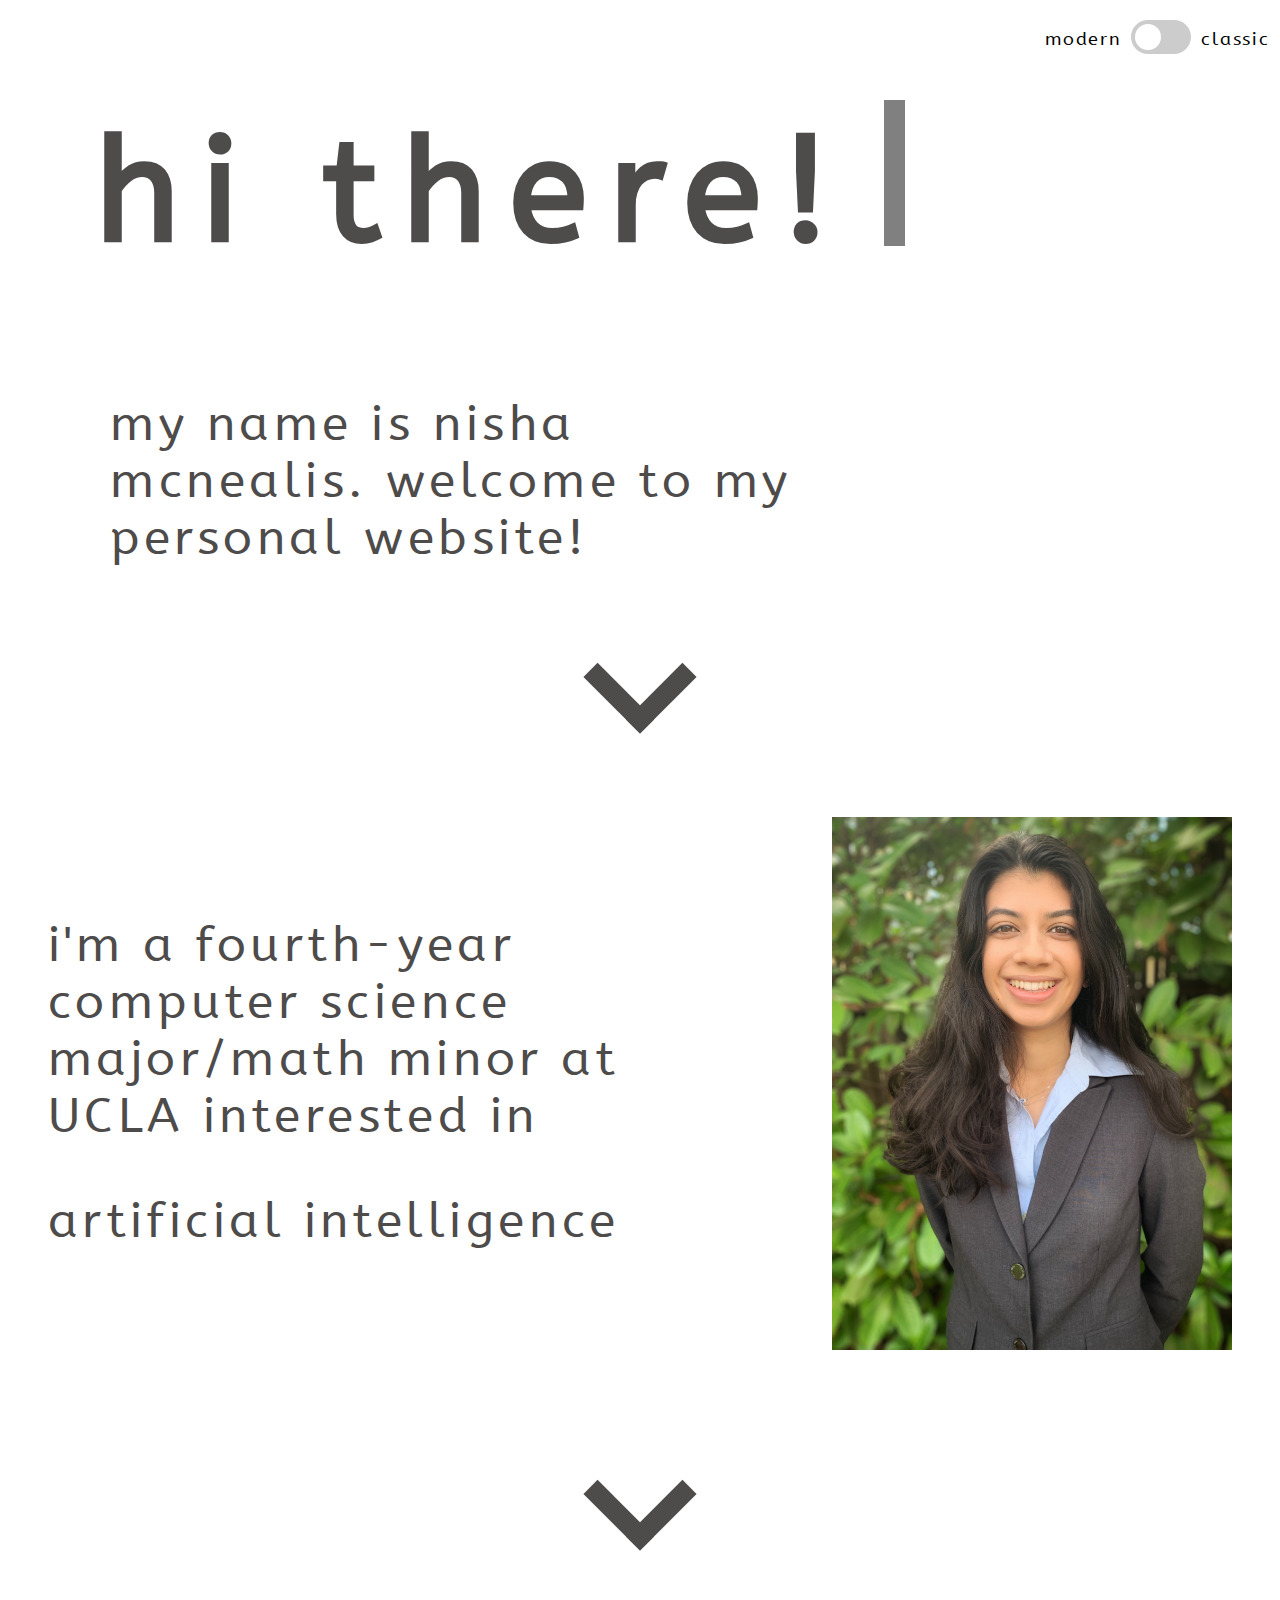
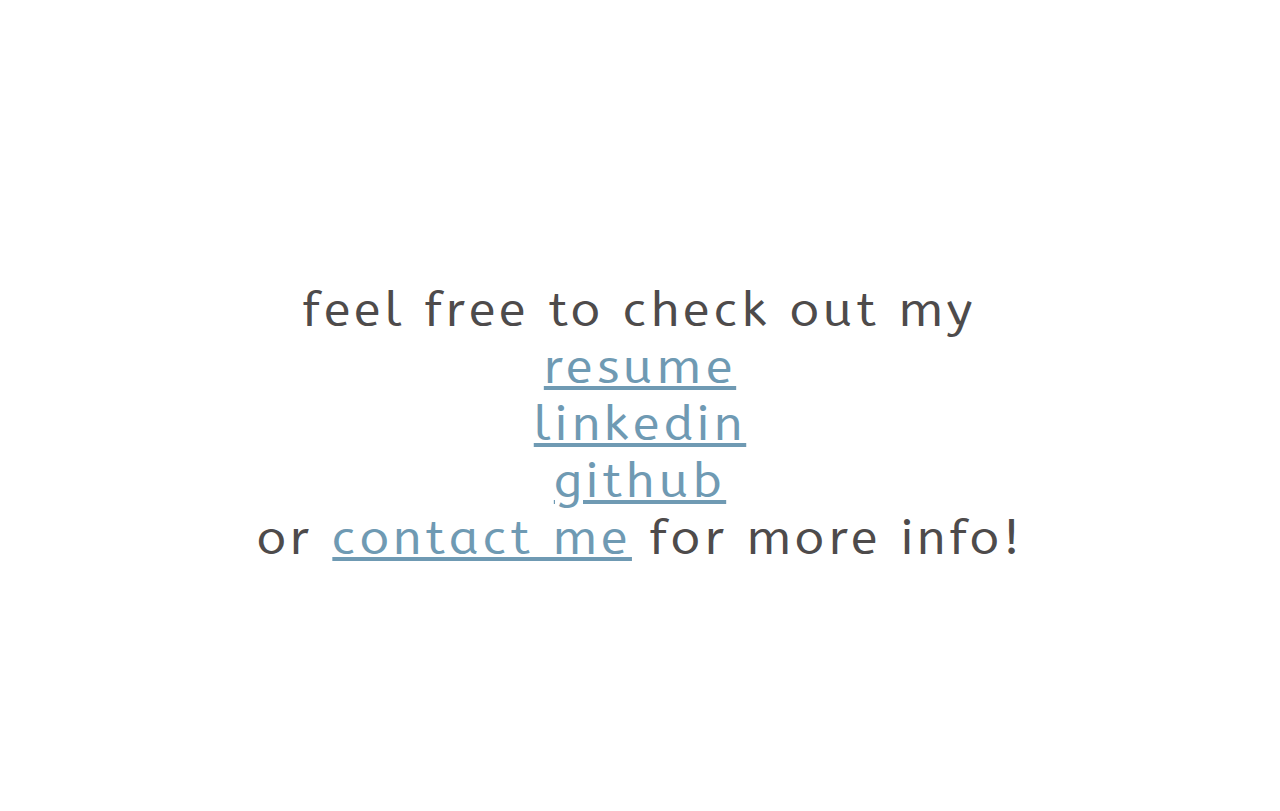
<file: index.html>
<!DOCTYPE html>

  <head>
    <meta charset="utf-8">
    <meta http-equiv="X-UA-Compatible" content="IE=edge">
    <title>Nisha McNealis</title>
    <meta name="description" content="Nisha McNealis' Personal Website">
    <meta name="viewport" content="width=device-width, initial-scale=1">

    <!--Insert OG Markup -->

    <meta property='og:title' content='Nisha McNealis - Personal Website'/>
    <meta property='og:image' content='https://nishamcnealis.github.io/pictures/preview.jpg'/>
    <meta property='og:description' content='Personal Website'/>
    <meta property='og:url' content='https://nishamcnealis.github.io/'/>

    <!-- inject:css -->
    <link rel="stylesheet" href="redesign.css">
    <!-- endinject -->

  </head>
  <body>
        <!-- Rounded switch -->
        <div class = "sliderContainer">
          <p> modern </p>
            <label class="switch">
            <input type="checkbox">
            <span class="slider round" onmouseup="location.href = 'classic.html';"></span>
          </label>
          <p> classic </p>
        </div>

      <header>
          <p class="title" id = "cursor">hi there!</p>
          <p class="subtitle"> my name is nisha mcnealis. welcome to my personal website! </p>
      </header>
      <div class="next-button" onclick = 'window.location="#bio"'></div>

      <div id = "bio" class="bio">
        <div class = "bioElement">
          <p style="margin-top: 100px"> i'm a fourth-year computer science major/math minor at UCLA interested in </p>
          <p id = "textToChange">artificial intelligence</p>
        </div>
        <div class = "bioElement">
          <img class = "biopic" src="pictures/prof.jpg" alt="a picture of me!">
        </div>
      </div>
      <div class="next-button" onclick = 'window.location="#button-container"' style="margin-top: 100px"></div>

      <div id = "button-container">
        <p> feel free to check out my <br>
              <a class="buttons" onclick="showResume()">resume</a><br>
              <a class="buttons" href="https://www.linkedin.com/in/nisha-mcnealis/">linkedin</a> <br>
              <a class="buttons" href="https://github.com/NishaMcNealis">github</a> <br>

            or
              <a class="buttons" href="mailto:nisha.mcnealis@gmail.com">contact me</a>
              for more info!</p>
     </div>

     <div class = "resume" id = 'resume' style="display:none;">
      <embed src="assets/Nisha_McNealis_Resume.pdf" width="90%" height="900" type="application/pdf">
     </div>

    <script type="text/javascript">
    
      function hideCursor() {
          if (document.getElementById('cursor') != null) {
            setTimeout(function() {
              document.getElementById('cursor').style.border = "none";
            }, 3500);
        }
      }
      function showResume() {
        var x = document.getElementById('resume');
        if (x.style.display == "none") {
          x.style.display = "flex";
          window.location="#resume";
        } else {
          x.style.display = "none";
          window.location="#button-container";
        }
      }
      let text = ["natural language processing", "artificial intelligence", "cognitive science",
      "digital humanities", "web development", "deep learning", "scuba diving", "fostering dogs",
      "traveling", "teaching", "machine learning"];
      let counter = 0;

      function change() {
        document.getElementById("textToChange").innerHTML = text[counter];
        counter++;
        if (counter >= text.length) {
          counter = 0;
        }
      }
      setInterval(change, 2000);
      hideCursor();
    </script>
  </body>
</html>
</file>
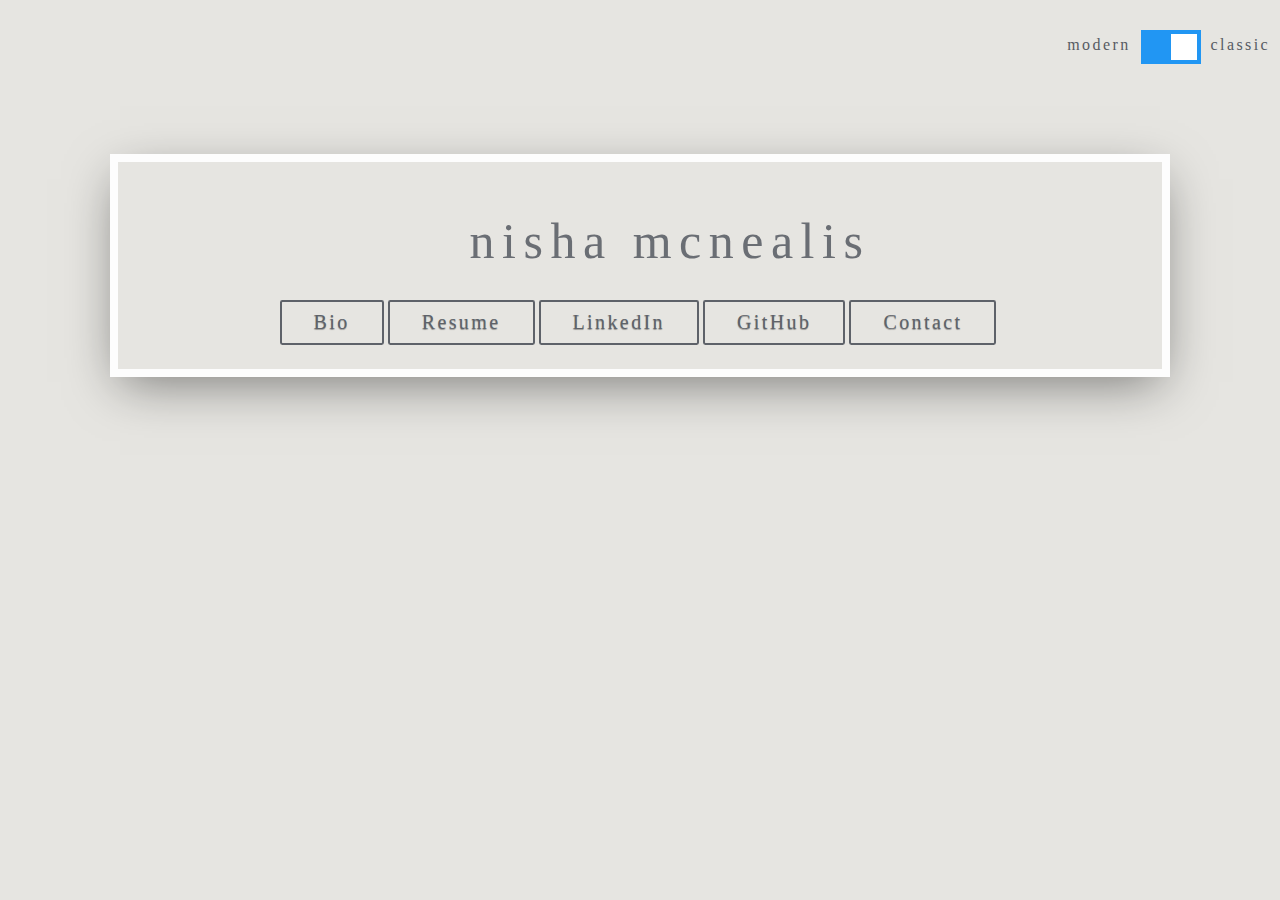
<file: classic.html>
<!DOCTYPE html>

  <head>
    <meta charset="utf-8">
    <meta http-equiv="X-UA-Compatible" content="IE=edge">
    <title></title>
    <meta name="description" content="">
    <meta name="viewport" content="width=device-width, initial-scale=1">

    <!-- inject:css -->
    <link rel="stylesheet" href="stylesheet.css">
    <!-- endinject -->

  </head>
  <body>
    <div class="site-content">
      <div class="site-element">
     <div class = "sliderContainer">
      <p style="z-index:2;"> modern </p>
      <label class="switch">
      <input type="checkbox">
      <span class="slider" onmouseup="location.href = 'index.html';"></span>
      </label>
      <p style="z-index:2;margin-right:10px;"> classic </p>
    </div>
  </div>
    <div class="site-element">
      <div class="inner-content">
          <header>
            <div id = 'title'>
              <p class="name" id = 'cursor'>nisha mcnealis</p>
          </div>
          </header>
        <div class = "buttonContainer">
          <a class="buttons" onclick="showBio()">Bio</a>
          <a class="buttons" onclick="showResume()">Resume</a>
          <a class="buttons" href="https://www.linkedin.com/in/nisha-mcnealis/">LinkedIn</a>
          <a class="buttons" href="https://github.com/NishaMcNealis">GitHub</a>
          <a class="buttons" href="mailto:nisha.mcnealis@gmail.com">Contact</a>
       </div>
     </div>
    </div>
    <div class="site-element">
       <div class = "bio" id = 'bio' style="display:none;">
         <div class = "bioText">
         hello and welcome to my personal website!
         i'm a fourth-year computer science major/math minor at UCLA interested in natural language processing,
         artificial intelligence, deep learning, web development,
         and digital humanities. i also love fostering dogs, scuba diving, and playing board
         games ;)
         </div>
       </div>
     </div>
     <div class="site-element">
       <div class="resume-container">
         <div class = "resume" id = 'res' style="display:none;">
          <div>

            <div class="flip-card">
              <div class="red">
              <div class="flip-card-inner">

                <div class="flip-card-front">
                    Summary
                </div>
                <div class="flip-card-back">
                  <div class = "resumeHeader">
                    Summary
                  </div>
                  <ul class = "resumeText">
                    <li>UCLA Computer Science major, Math minor</li>
                    <li>Experienced intern; works with professional teams
            to meet deadlines</li>
                    <li>Interested in NLP, artificial intelligence, deep learning</li>
                    <li>Programming experience in Java, C++, C, JavaScript,
            Python</li>
                    <li>Motivated, hard-working, organized, and responsible</li>
                  </ul>

                </div>
              </div>
            </div>
          </div>
        </div>
        <div>

              <div class="flip-card">
                <div class="orange">
                <div class="flip-card-inner">
                  <div class="flip-card-front">
                      Work/Research Experience
                  </div>
                  <div class="flip-card-back">
                    <div class = "resumeHeader">
                      Work/Research Experience
                    </div>
                    <ul class = "resumeText">
                    <li>Software Development Engineering Intern - Amazon</li>
                    <li>Software Engineering Intern - MITRE</li>
                    <li>Software Engineering Contractor - Clever Inc.</li>
                    <li>Software Engineering Intern — ​Cepton Technologies</li>
                    <li>Research Assistant - Peng's Language Understanding & Synthesis (PLUS) Lab</li>
                    <li>Research Assistant - Ozcan Research Group</li>
                  </ul>
                </div>
              </div>
            </div>
          </div>
        </div>
        <div>

              <div class="flip-card">
                <div class="yellow">
                <div class="flip-card-inner">
                  <div class="flip-card-front">
                    Extracurricular Activities
                  </div>
                  <div class="flip-card-back">
                    <div class = "resumeHeader">Extracurricular Activities</div>
                    <ul class = "resumeText">
                      <li>Officer/Director — ​ACM AI Events & Outreach</li>
                      <li>Phi Sigma Rho Sorority for Women in STEM</li>
                      <li>Mentor ​— ​Society of Women Engineers</li>
                      <li>Founder ​— ​Girls in STEM Club</li>
                  </ul>
                </div>
              </div>
            </div>
          </div>
        </div>
        <div>

            <div class="flip-card">
              <div class="green">
              <div class="flip-card-inner">
                <div class="flip-card-front">
                  Skills
                </div>
                <div class="flip-card-back">
                  <div class = "resumeHeader">Skills</div>
                  <ul class = "resumeText">
                    <li>Programming (Python, C++, C, Java, JavaScript)</li>
                    <li>Machine Learning​ ​(with PyTorch, NumPy, Tensorflow, Keras)</li>
                    <li>Web Development​ (​with HTML, CSS, React)</li>
                    <li>Spanish (conversational)</li>
                  </ul>
                </div>
              </div>
            </div>
          </div>
        </div>
        <div>

            <div class="flip-card">
              <div class="blue">
              <div class="flip-card-inner">
                <div class="flip-card-front">
                  Education
                </div>
                <div class="flip-card-back">
                  <div class = "resumeHeader">Education</div>
                  <ul class = "resumeText">
                    <li>University of California, Los Angeles
              (September 2019 - Present) 
                    <ul>
                      <li> Relevant courses include Natural Language Processing, 
                        Machine Learning, Artificial Intelligence, 
                        Linguistics, Data Structures and Algorithms, 
                        Algorithms and Complexity, Probability, 
                        Calculus of Several Variables, Linear Algebra</li>
                      </li>
                    </ul>
                    <li>Palo Alto High School​, ​Palo​ ​Alto
              (August 2015 - May 2019)
                  </ul>
                </div>
              </div>
            </div>
          </div>
        </div>
          <div>

              <div class="flip-card">
                <div class="purple">
                <div class="flip-card-inner">
                  <div class="flip-card-front">
                      Projects
                  </div>
                  <div class="flip-card-back">
                    <div class = "resumeHeader">
                      Projects
                    </div>
                    <ul class = "resumeText">
                      <li>Common sense text classification with language models
                      <ul>
                        <li>Fine-tuned large-scale pretrained language models 
                          (BERT, RoBERTa, and T5) for a downstream text classification task.
                        </li>
                      </ul>
                      </li>
                      <li>Web development
                        <ul>
                          <li>Designed and created websites about 
                            Conversational AI and CNNs. 
                            Built webpages for the Asian Pacific Community in Action and
                            the Hispanic Affairs Project.</li>
                        </ul>
                      </li>
                    </ul>
                    </div>
                </div>
              </div>
            </div>
        </div>
        <embed src="assets/Nisha_McNealis_Resume.pdf" width="90%" height="900" type="application/pdf">

      </div>

      </div>
    </div>

</div>

    <script type="text/javascript">
      function hideCursor() {
          if (document.getElementById('cursor') != null) {
            setTimeout(function() {
              document.getElementById('cursor').style.border = "none";
            }, 3500);
        }
      }
      function showResume() {
        document.getElementById('bio').style.display = 'none';
        var x = document.getElementById('res');
        if (x.style.display == "none") {
          x.style.display = "flex";
        } else {
          x.style.display = "none";
        }
      }
      function showBio() {
        document.getElementById('res').style.display = 'none';
        var x = document.getElementById('bio');
        if (x.style.display == "none") {
          x.style.display = "flex";
        } else {
          x.style.display = "none";
        }
              }

      hideCursor();
    </script>
  </body>
</html>
</file>
<file: redesign.css>
.title
{
  position: absolute;
  width: 789px;
  height: 146px;
  left: 95px;
  top: 100px;

  font-family: "ABeeZee";
  font-style: normal;
  font-weight: 900;
  font-size: 144px;
  line-height: 187px;
  letter-spacing: 0.095em;

  color: #4E4B4B;
  overflow: hidden; /* Ensures the content is not revealed until the animation */
  border-right: .15em solid grey; /* The typwriter cursor */
  white-space: nowrap; /* Keeps the content on a single line */
  margin: 0 auto; /* Gives that scrolling effect as the typing happens */
  letter-spacing: .15em; /* Adjust as needed */
  animation:
    typing 4s steps(40, end),
    blink-caret .5s step-end infinite;
}
@font-face {
font-family: ABeeZee;
src: url(fonts/abeezee-regular.ttf);
}


.subtitle
{
  position: relative;

  width: 705px;
  height: 221px;
  left: 102px;
  top: 280px;

  font-family: ABeeZee;
  font-style: normal;
  font-weight: normal;
  font-size: 48px;
  line-height: 57px;
  letter-spacing: 0.095em;

  color: #4E4B4B;


}
.bio {
  display: flex;
  width: 100%;
  align-items: flex-start;
  align-content: space-between;
  justify-content: space-around;
  vertical-align: baseline;
  flex-wrap: wrap;
  margin-top: 40px;
  padding-top: 60px;
}

.bioElement > p {
  width: 705px;
  font-family: ABeeZee;
  font-style: normal;
  font-weight: normal;
  font-size: 48px;
  line-height: 57px;
  letter-spacing: 0.095em;

  color: #4E4B4B;
}
.biopic {
  width: 400px;
}
/* The typing effect */
@keyframes typing {
  from { width: 0 }
  to { width: 90%}
}

/* The typewriter cursor effect */
@keyframes blink-caret {
  from, to { border-color: transparent }
  50% { border-color: grey; }
}

.next-button
{
  margin: auto;
  position: inline-block;
  width: 60px;
  height: 60px;
  margin-top: 300px;
  border: solid #4E4B4B;
  border-width: 0 20px 20px 0;
  transform: rotate(45deg);
  -webkit-transform: rotate(45deg);
}
#button-container
{
  margin: auto;
  position: inline-block;
  width: 862px;
  height: 419px;
  left: 145px;
  margin-top: 200px;
  padding-top: 100px;
  padding-bottom: 150px;

  font-family:  ABeeZee;
  font-style: normal;
  font-weight: normal;
  font-size: 48px;
  line-height: 57px;
  text-align: center;
  letter-spacing: 0.095em;

  color: #4E4B4B;
}
.buttons
{
  color: #6F9AB3;
  text-decoration: underline;
}

.resume {
  display:none;
  flex-wrap: wrap;
  align-items: flex-start;
  align-content: space-between;
  justify-content: space-around;
  margin-top: 100px;
}
.res-section
{
  position: relative;
  font-family: ABeeZee;
  font-style: normal;
  font-weight: normal;
  line-height: 57px;
  letter-spacing: 0.095em;
  color: #4E4B4B;
}

.res-section + .res-section {
  margin-top: 30px;
}
.res-header
{
  font-size: 36px;
}

.res-resumeText{
  font-size: 18px;
  width: 597px;
  height: 933px;
  left: 0px;
  top: 200px;
}

.res-minorInfo
{
  font-size: 12px;
  font-weight: lighter;
}

.sliderContainer {
  position: inline-block;
  width: 99%;
  margin: 10px;
  margin-top: 10px;
  display: flex;
  justify-content: flex-end;
  vertical-align: middle;
  font-family: ABeeZee;
  font-style: normal;
  font-weight: normal;
  font-size: 18px;
  letter-spacing: 0.095em;

}

/* The switch - the box around the slider */
.switch {
  position: relative;
  display: inline-block;
  width: 60px;
  height: 34px;
  margin: 10px;
}

/* Hide default HTML checkbox */
.switch input {
  opacity: 0;
  width: 0;
  height: 0;
}

/* The slider */
.slider {
  position: absolute;
  cursor: pointer;
  top: 0;
  left: 0;
  right: 0;
  bottom: 0;
  background-color: #ccc;
  -webkit-transition: .4s;
  transition: .4s;
}

.slider:before {
  position: absolute;
  content: "";
  height: 26px;
  width: 26px;
  left: 4px;
  bottom: 4px;
  background-color: white;
  -webkit-transition: .4s;
  transition: .4s;
}

input:checked + .slider {
  background-color: #2196F3;
}

input:focus + .slider {
  box-shadow: 0 0 1px #2196F3;
}

input:checked + .slider:before {
  -webkit-transform: translateX(26px);
  -ms-transform: translateX(26px);
  transform: translateX(26px);
}

/* Rounded sliders */
.slider.round {
  border-radius: 34px;
}

.slider.round:before {
  border-radius: 50%;
}
</file>
<file: stylesheet.css>
/* import variables, mixins */
/*
 * common variables
 */
/* colors */
/* font and font-family */
/* default margin and padding */
/* border */
/*
 * common sass mixins
 */
/*
 * common variables
 */
/* colors */
/* font and font-family */
/* default margin and padding */
/* border */
header {
  width: 100%;
  margin: 30px;
}
#title
{
  display: inline-block;
  align-items: center;
}


.name
{
  opacity: 90%;
  display: flex;
  max-height: 100%;
  max-width: 100%;
  height: auto;
  border-collapse: collapse;
  padding-top: 0px;
  text-decoration: none;
  font-family: 'Didot', serif;
  font-size: 50px;
  overflow: hidden; /* Ensures the content is not revealed until the animation */
  margin: 0 auto; /* Gives that scrolling effect as the typing happens */
  letter-spacing: .15em; /* Adjust as needed */
  animation:
    colorChange 4s step-end infinite;
}
@keyframes colorChange {
    0%   { color: #e27d60; }
    20%   { color: 	#85dcb0; }
    40% { color: #e8a87c; }
    60%   { color: #c38d9e; }
    80%   { color: #41b3a3; }
    100%   { color: #8d8741; }
}
@keyframes borderColorChange {
  0%   { border-color: #e27d60; }
  20%   { border-color: 	#85dcb0; }
  40% { border-color: #e8a87c; }
  60%   { border-color: #c38d9e; }
  80%   { border-color: #41b3a3; }
  100%   { border-color: #8d8741; }
}
body {
  margin-top: 30px;
  background: #e6e5e1;
  font-family: Spectral;
  font-style: normal;;
  color: #575b63;
  display: -webkit-box;
  /* OLD - iOS 6-, Safari 3.1-6, BB7 */
  display: -ms-flexbox;
  /* TWEENER - IE 10 */
  display: -webkit-flex;
  /* NEW - Safari 6.1+. iOS 7.1+, BB10 */
  display: flex;
  /* NEW, Spec - Firefox, Chrome, Opera */
  align-items: center;
  justify-content: center;
  padding: 0;
  margin: 0;
  letter-spacing: .15em;

}
.site-content {
  display: flex;
  flex-wrap: wrap;
  width: 100%;
  justify-content: center;
}
.site-element {
  margin: 10px;
  text-align: center;
  align-items: center;
  align-self: center;
  align-content: center;
  width: 100%;
}
.inner-content {
  padding: 20px 20px;
  border: 8px solid #fff;
  justify-content: center;
  -webkit-box-shadow: 0 15px 49px -10px rgba(0, 0, 0, 0.5);
  -moz-box-shadow: 0 15px 49px -10px rgba(0, 0, 0, 0.5);
  box-shadow: 0 15px 49px -10px rgba(0, 0, 0, 0.5);
  z-index: 0;
  animation:
    borderColorChange 4s step-end infinite;
  background: #e6e5e1;


  opacity: 0.95;
  margin-top: 20px;
  margin-left: 100px;
  margin-right: 100px;
}
.bio {
  margin-left: 40px;
  margin-right: 40px;
  z-index: 0;
}
.bioText {
  letter-spacing: .15em;
  font-family: 'Didot', serif;
  font-size: 24px;
  text-align: center;
}

.buttonContainer
{
  display: flex;
  flex-wrap: wrap;
  justify-content: center;
}
.buttons{
  font-size: 20px;
   color: #575b63;
   padding:0.46em 1.6em;
   border: 0.1em solid #575b63;
   margin: 0 0.2em 0.2em 0;
   border-radius: 0.12em;
   box-sizing: border-box;
   text-decoration: none;
   font-weight: 300;
   text-shadow: 0 0.04em 0.04em rgba(0,0,0,0.35);
   text-align: center;
   transition: all 0.15s;
  }
  .buttons:hover{
    text-shadow:0 0 2em rgba(255, 255, 255, 1);
    border-color: #999999;
    animation:
    colorChange 4s steps(40, end),
    borderColorChange 4s steps(40, end);


  }
  .buttons:active{
    background-color:#999999;
  }
.resume-container {
  margin-left: 50px;
  margin-right: 50px;
  align-items: center;
  align-self: center;
  align-content: space-between;
  justify-content: space-around;
}
.resume {
  display: flex;
  flex-wrap: wrap;
  align-items: center;
  align-content: space-between;
  justify-content: space-around;
}

.resume > div {
  margin: 0 0.2em 0.2em;
  margin-bottom: 4em;
  background: transparent;
  width: 28%;
  min-width: 400px;
  height: 250px;
  border: 8px solid #fff;
  -webkit-box-shadow: 0 15px 49px -10px rgba(0, 0, 0, 0.5);
  -moz-box-shadow: 0 15px 49px -10px rgba(0, 0, 0, 0.5);
  box-shadow: 0 15px 49px -10px rgba(0, 0, 0, 0.5);

}
.resumeHeader {
  color: #575b63;
  text-shadow: 0 0.04em 0.04em rgba(0,0,0,0.35);
  text-align: center;
  font-family: 'Didot', serif;
  font-size: 25px;
  margin: 2px;
}
.resumeText {
  color: #575b63;
  font-family: Spectral;
  font-style: normal;
  text-align: left;
}

.resumeHeader:hover{
  text-shadow:0 0 2em rgba(255, 255, 255, 1);
  color: orange;
  border-color: orange;

}

.flip-card {
  border: 1px solid #575b63;
  perspective: 1000px; /* Remove this if you don't want the 3D effect */
  width: 100%;
  height: 100%;
  display: flex;
  align-items: center;
  justify-content: center;
}

/* This container is needed to position the front and back side */
.flip-card-inner {
  width: 100%;
  height: 100%;
  text-align: center;
  transition: transform 0.8s;
  transform-style: preserve-3d;
  display: flex;
  align-items: center;
  justify-content: center;

}

/* Do an horizontal flip when you move the mouse over the flip box container */
.flip-card:hover .flip-card-inner {
  transform: rotateY(180deg);
}

/* Position the front and back side */
.flip-card-front, .flip-card-back {
  position: absolute;
  width: 100%;
  height: 100%;
  -webkit-backface-visibility: hidden; /* Safari */
  backface-visibility: hidden;
}

/* Style the front side  */
.flip-card-front {
  font-family: 'Didot', serif;
  color: #575b63;
  width: 100%;
  margin: auto;
  font-size: 25px;
  display: flex;
  align-items: center;
  justify-content: center;
  z-index: -1;
  position: relative;
}

/* Style the back side */
.flip-card-back {
  width: 400px;
  height: 250px;
  padding-top: 10px;
  z-index: 4;
  position: absolute;
  background-color: white;
  color: white;
  transform: rotateY(180deg);
  letter-spacing: .05em;
  border: 1px solid #575b63;
}
.red {
  width: 100%;
  height:100%;
  background-color:	#ffadad;
}
.yellow {
  width: 100%;
  height:100%;
  background-color:	#f8e9a1;
}
.orange {
  width: 100%;
  height:100%;
  background-color:	#ffd6a5;
}
.purple {
  width: 100%;
  height:100%;
  background-color:	#ffc6ff;
}
.blue {
  width: 100%;
  height:100%;
  background-color:	#b4dfe5;
}
.green {
  width: 100%;
  height:100%;
  background-color:	#caffbf;
}

/* The switch - the box around the slider */
.switch {
  position: relative;
  display: inline-block;
  width: 60px;
  height: 34px;
  margin: 10px;
  margin-bottom: 40px;
  z-index: 3;
}

.sliderContainer {
  width: 100%;
  margin: 10px;
  display: flex;
  justify-content: flex-end;
}
/* Hide default HTML checkbox */
.switch input {
  opacity: 0;
  width: 0;
  height: 0;
}

/* The slider */
.slider {
  position: absolute;
  cursor: pointer;
  top: 0;
  left: 0;
  right: 0;
  bottom: 0;
  background-color: #2196F3;
  -webkit-transition: .4s;
  transition: .4s;
}

.slider:before {
  position: absolute;
  content: "";
  height: 26px;
  width: 26px;
  left: 30px;
  bottom: 4px;
  background-color: white;
  -webkit-transition: .4s;
  transition: .4s;
}

input:checked + .slider {
  background-color: #ccc;
}

input:focus + .slider {
  box-shadow: 0 0 1px #2196F3;
}

input:checked + .slider:before {
  -webkit-transform: translateX(-26px);
  -ms-transform: translateX(-26px);
  transform: translateX(-26px);
}
</file>
